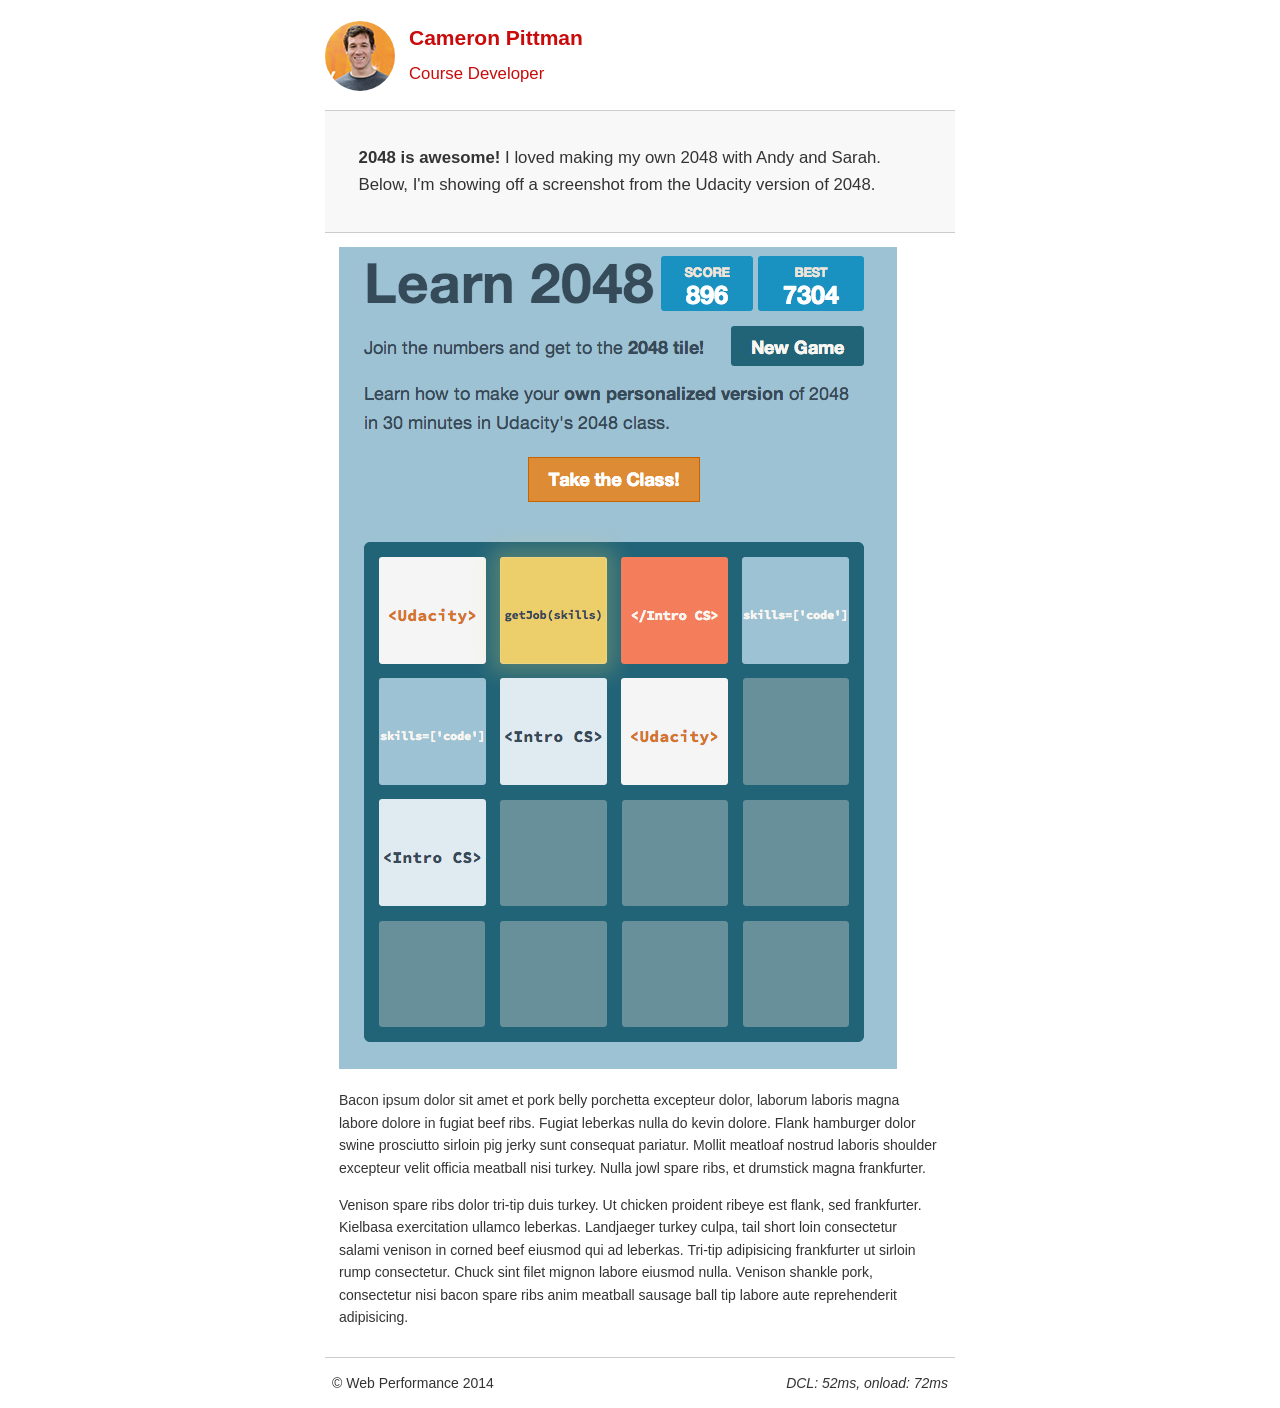
<file: project-2048.html>
<!DOCTYPE html>
<html lang="en">
  <head>
    <meta charset="utf-8">
    <meta name="viewport" content="width=device-width, initial-scale=1">
    <meta name="description" content=" FILL ME IN ">
    <meta name="author" content=" FILL ME IN ">
    <title>Cameron Pittman: Portfolio</title>

    <!-- Hmm, what is the impact of web fonts on speed? Measure it... -->
    <!-- <link href="//fonts.googleapis.com/css?family=Open+Sans:400,700" rel="stylesheet"> -->

    <link href="css/style.css" rel="stylesheet">
    <link href="css/print.css" rel="stylesheet">

    <script>
      (function(w,g){w['GoogleAnalyticsObject']=g;
      w[g]=w[g]||function(){(w[g].q=w[g].q||[]).push(arguments)};w[g].l=1*new Date();})(window,'ga');

      // Optional TODO: replace with your Google Analytics profile ID.
      ga('create', 'UA-XXXX-Y');
      ga('send', 'pageview');
    </script>
    <script src="//www.google-analytics.com/analytics.js"></script>
    <script src="js/perfmatters.js"></script>
  </head>

  <body>
    <header>
      <a href="/"><img src="img/profilepic.jpg"></a>
      <p>Cameron Pittman<br><span>Course Developer</span></p>
    </header>

    <div class="container">
      <div class="hero">
        <strong>2048 is awesome!</strong> I loved making my own 2048 with Andy and Sarah. Below, I'm showing off a screenshot from the Udacity version of 2048.
      </div>

      <div class="content">

        <img class="img-responsive" src="img/2048.png">

        <p>Bacon ipsum dolor sit amet et pork belly porchetta excepteur dolor, laborum laboris magna labore dolore in fugiat beef ribs. Fugiat leberkas nulla do kevin dolore. Flank hamburger dolor swine prosciutto sirloin pig jerky sunt consequat pariatur. Mollit meatloaf nostrud laboris shoulder excepteur velit officia meatball nisi turkey. Nulla jowl spare ribs, et drumstick magna frankfurter.</p>

        <p>Venison spare ribs dolor tri-tip duis turkey. Ut chicken proident ribeye est flank, sed frankfurter. Kielbasa exercitation ullamco leberkas. Landjaeger turkey culpa, tail short loin consectetur salami venison in corned beef eiusmod qui ad leberkas. Tri-tip adipisicing frankfurter ut sirloin rump consectetur. Chuck sint filet mignon labore eiusmod nulla. Venison shankle pork, consectetur nisi bacon spare ribs anim meatball sausage ball tip labore aute reprehenderit adipisicing.</p>

    </div>

    <footer>
      <p>&copy; Web Performance 2014 <span id="crp-stats"></span></p>
    </footer>
  </body>
</html>
</file>
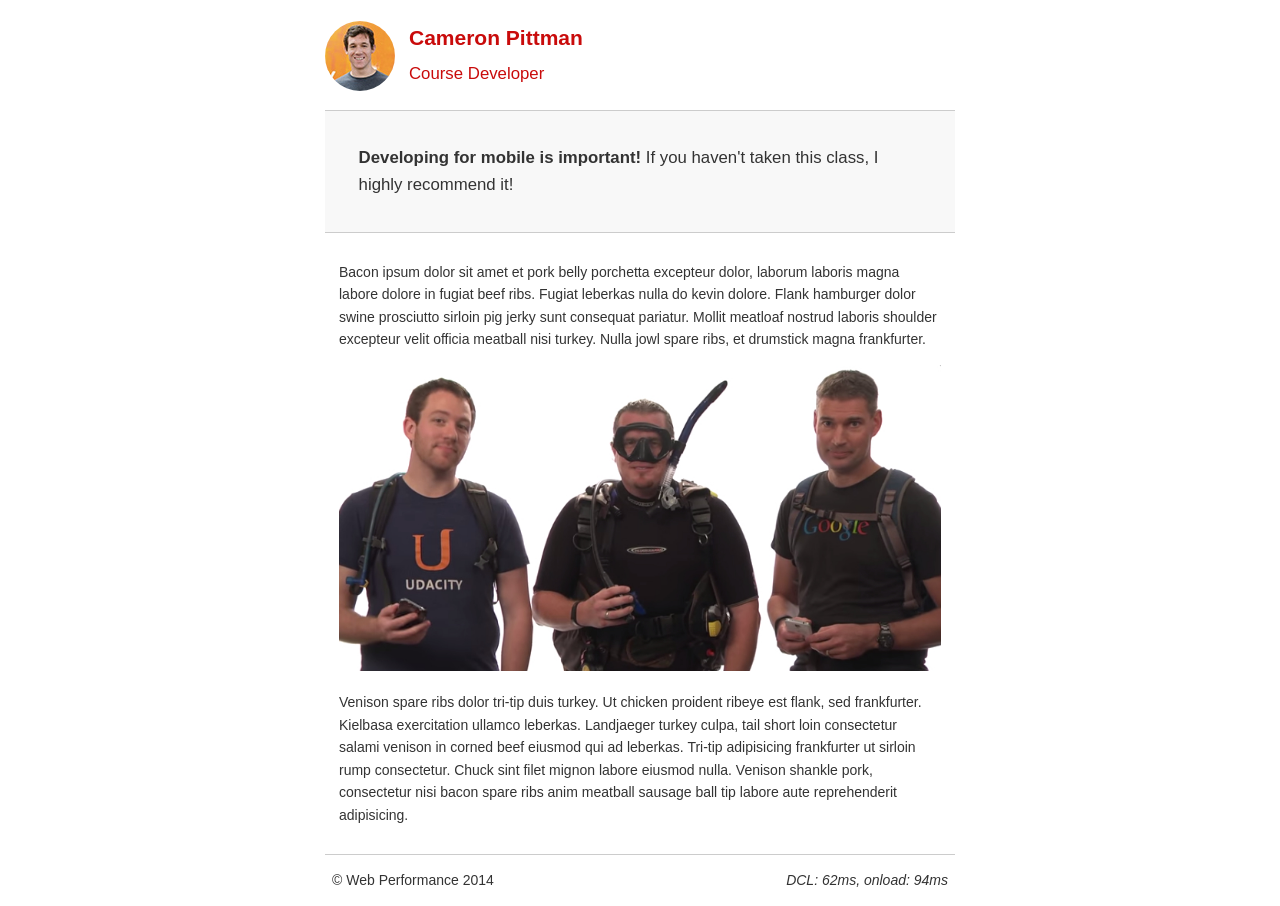
<file: project-mobile.html>
<!DOCTYPE html>
<html lang="en">
  <head>
    <meta charset="utf-8">
    <meta name="viewport" content="width=device-width, initial-scale=1">
    <meta name="description" content=" FILL ME IN ">
    <meta name="author" content=" FILL ME IN ">
    <title>Cameron Pitman: Portfolio</title>

    <!-- Hmm, what is the impact of web fonts on speed? Measure it... -->
    <!-- <link href="//fonts.googleapis.com/css?family=Open+Sans:400,700" rel="stylesheet"> -->

    <link href="css/style.css" rel="stylesheet">
    <link href="css/print.css" rel="stylesheet">

    <script>
      (function(w,g){w['GoogleAnalyticsObject']=g;
      w[g]=w[g]||function(){(w[g].q=w[g].q||[]).push(arguments)};w[g].l=1*new Date();})(window,'ga');

      // Optional TODO: replace with your Google Analytics profile ID.
      ga('create', 'UA-XXXX-Y');
      ga('send', 'pageview');
    </script>
    <script src="http://www.google-analytics.com/analytics.js"></script>
    <script async src="js/perfmatters.js"></script>
  </head>

  <body>
    <header>
      <a href="/"><img src="img/profilepic.jpg"></a>
      <p>Cameron Pittman<br><span>Course Developer</span></p>
    </header>

    <div class="container">
      <div class="hero">
        <strong>Developing for mobile is important!</strong> If you haven't taken this class, I highly recommend it!
      </div>

      <div class="content">

        <p>Bacon ipsum dolor sit amet et pork belly porchetta excepteur dolor, laborum laboris magna labore dolore in fugiat beef ribs. Fugiat leberkas nulla do kevin dolore. Flank hamburger dolor swine prosciutto sirloin pig jerky sunt consequat pariatur. Mollit meatloaf nostrud laboris shoulder excepteur velit officia meatball nisi turkey. Nulla jowl spare ribs, et drumstick magna frankfurter.</p>

        <img src="img/mobilewebdev.jpg">

        <p>Venison spare ribs dolor tri-tip duis turkey. Ut chicken proident ribeye est flank, sed frankfurter. Kielbasa exercitation ullamco leberkas. Landjaeger turkey culpa, tail short loin consectetur salami venison in corned beef eiusmod qui ad leberkas. Tri-tip adipisicing frankfurter ut sirloin rump consectetur. Chuck sint filet mignon labore eiusmod nulla. Venison shankle pork, consectetur nisi bacon spare ribs anim meatball sausage ball tip labore aute reprehenderit adipisicing.</p>

    </div>

    <footer>
      <p>&copy; Web Performance 2014 <span id="crp-stats"></span></p>
    </footer>
  </body>
</html>
</file>
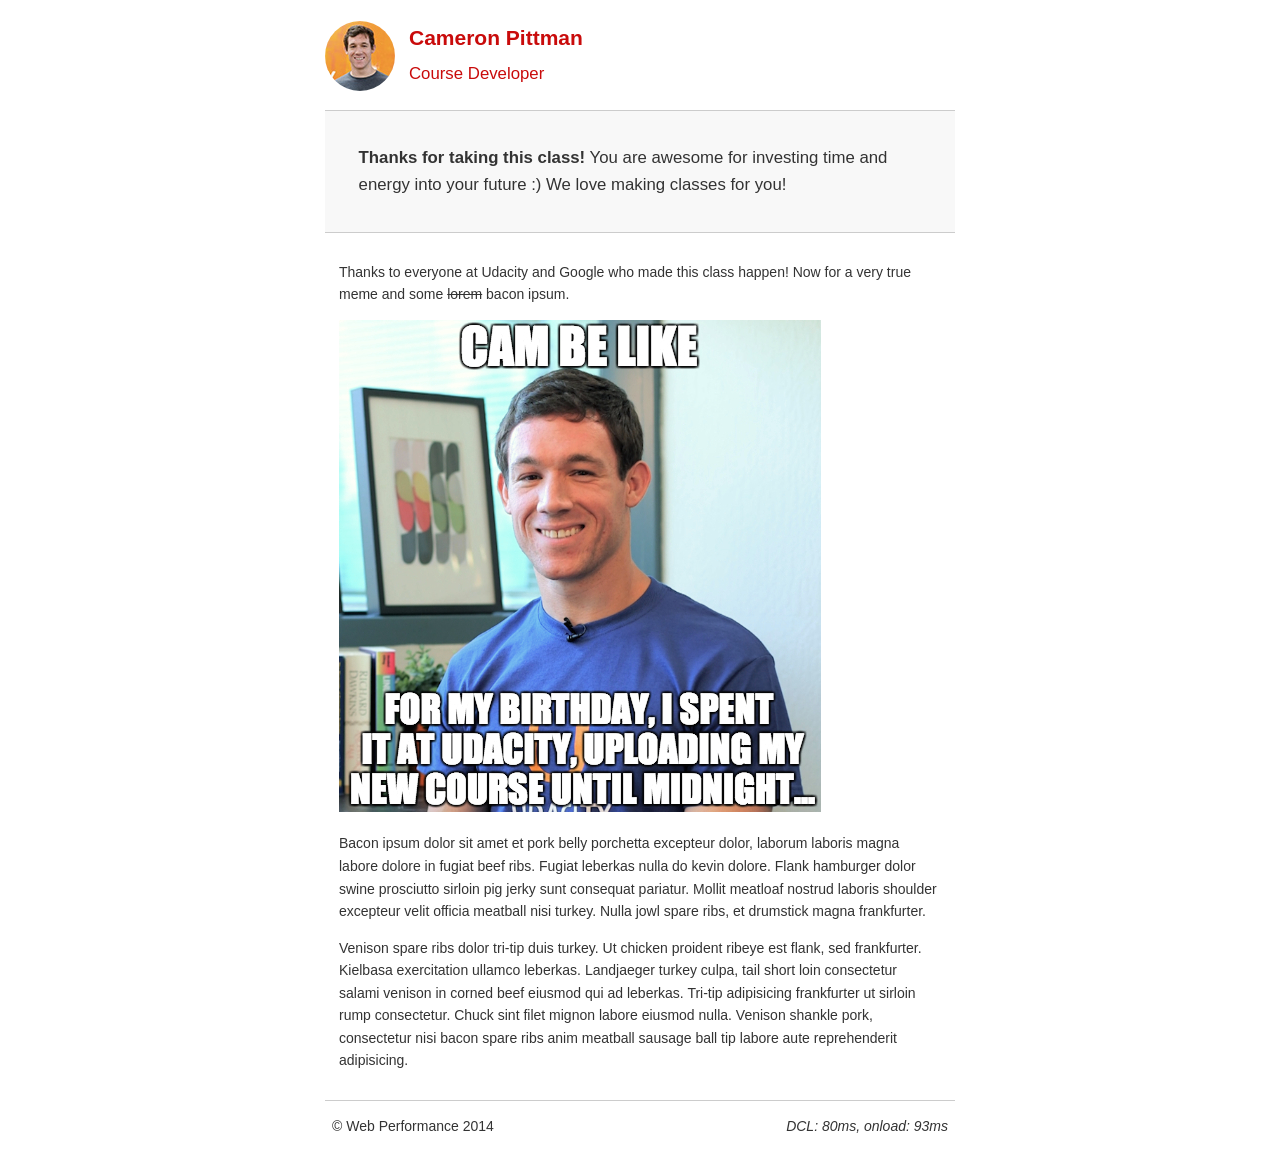
<file: project-webperf.html>
<!DOCTYPE html>
<html lang="en">
  <head>
    <meta charset="utf-8">
    <meta name="viewport" content="width=device-width, initial-scale=1">
    <meta name="description" content=" FILL ME IN ">
    <meta name="author" content=" FILL ME IN ">
    <title>Cameron Pittman: Portfolio</title>

    <!-- Hmm, what is the impact of web fonts on speed? Measure it... -->
    <!-- <link href="//fonts.googleapis.com/css?family=Open+Sans:400,700" rel="stylesheet"> -->

    <link href="css/style.css" rel="stylesheet">
    <link href="css/print.css" rel="stylesheet">

    <script>
      (function(w,g){w['GoogleAnalyticsObject']=g;
      w[g]=w[g]||function(){(w[g].q=w[g].q||[]).push(arguments)};w[g].l=1*new Date();})(window,'ga');

      // Optional TODO: replace with your Google Analytics profile ID.
      ga('create', 'UA-XXXX-Y');
      ga('send', 'pageview');
    </script>
    <script src="http://www.google-analytics.com/analytics.js"></script>
    <script async src="js/perfmatters.js"></script>
  </head>

  <body>
    <header>
      <a href="/"><img src="img/profilepic.jpg"></a>
      <p>Cameron Pittman<br><span>Course Developer</span></p>
    </header>

    <div class="container">
      <div class="hero">
        <strong>Thanks for taking this class!</strong> You are awesome for investing time and energy into your future :) We love making classes for you!
      </div>

      <div class="content">

        <p>Thanks to everyone at Udacity and Google who made this class happen! Now for a very true meme and some <strike>lorem</strike> bacon ipsum.</p>

        <img src="img/cam_be_like.jpg">

        <p>Bacon ipsum dolor sit amet et pork belly porchetta excepteur dolor, laborum laboris magna labore dolore in fugiat beef ribs. Fugiat leberkas nulla do kevin dolore. Flank hamburger dolor swine prosciutto sirloin pig jerky sunt consequat pariatur. Mollit meatloaf nostrud laboris shoulder excepteur velit officia meatball nisi turkey. Nulla jowl spare ribs, et drumstick magna frankfurter.</p>

        <p>Venison spare ribs dolor tri-tip duis turkey. Ut chicken proident ribeye est flank, sed frankfurter. Kielbasa exercitation ullamco leberkas. Landjaeger turkey culpa, tail short loin consectetur salami venison in corned beef eiusmod qui ad leberkas. Tri-tip adipisicing frankfurter ut sirloin rump consectetur. Chuck sint filet mignon labore eiusmod nulla. Venison shankle pork, consectetur nisi bacon spare ribs anim meatball sausage ball tip labore aute reprehenderit adipisicing.</p>

    </div>

    <footer>
      <p>&copy; Web Performance 2014 <span id="crp-stats"></span></p>
    </footer>
  </body>
</html>
</file>
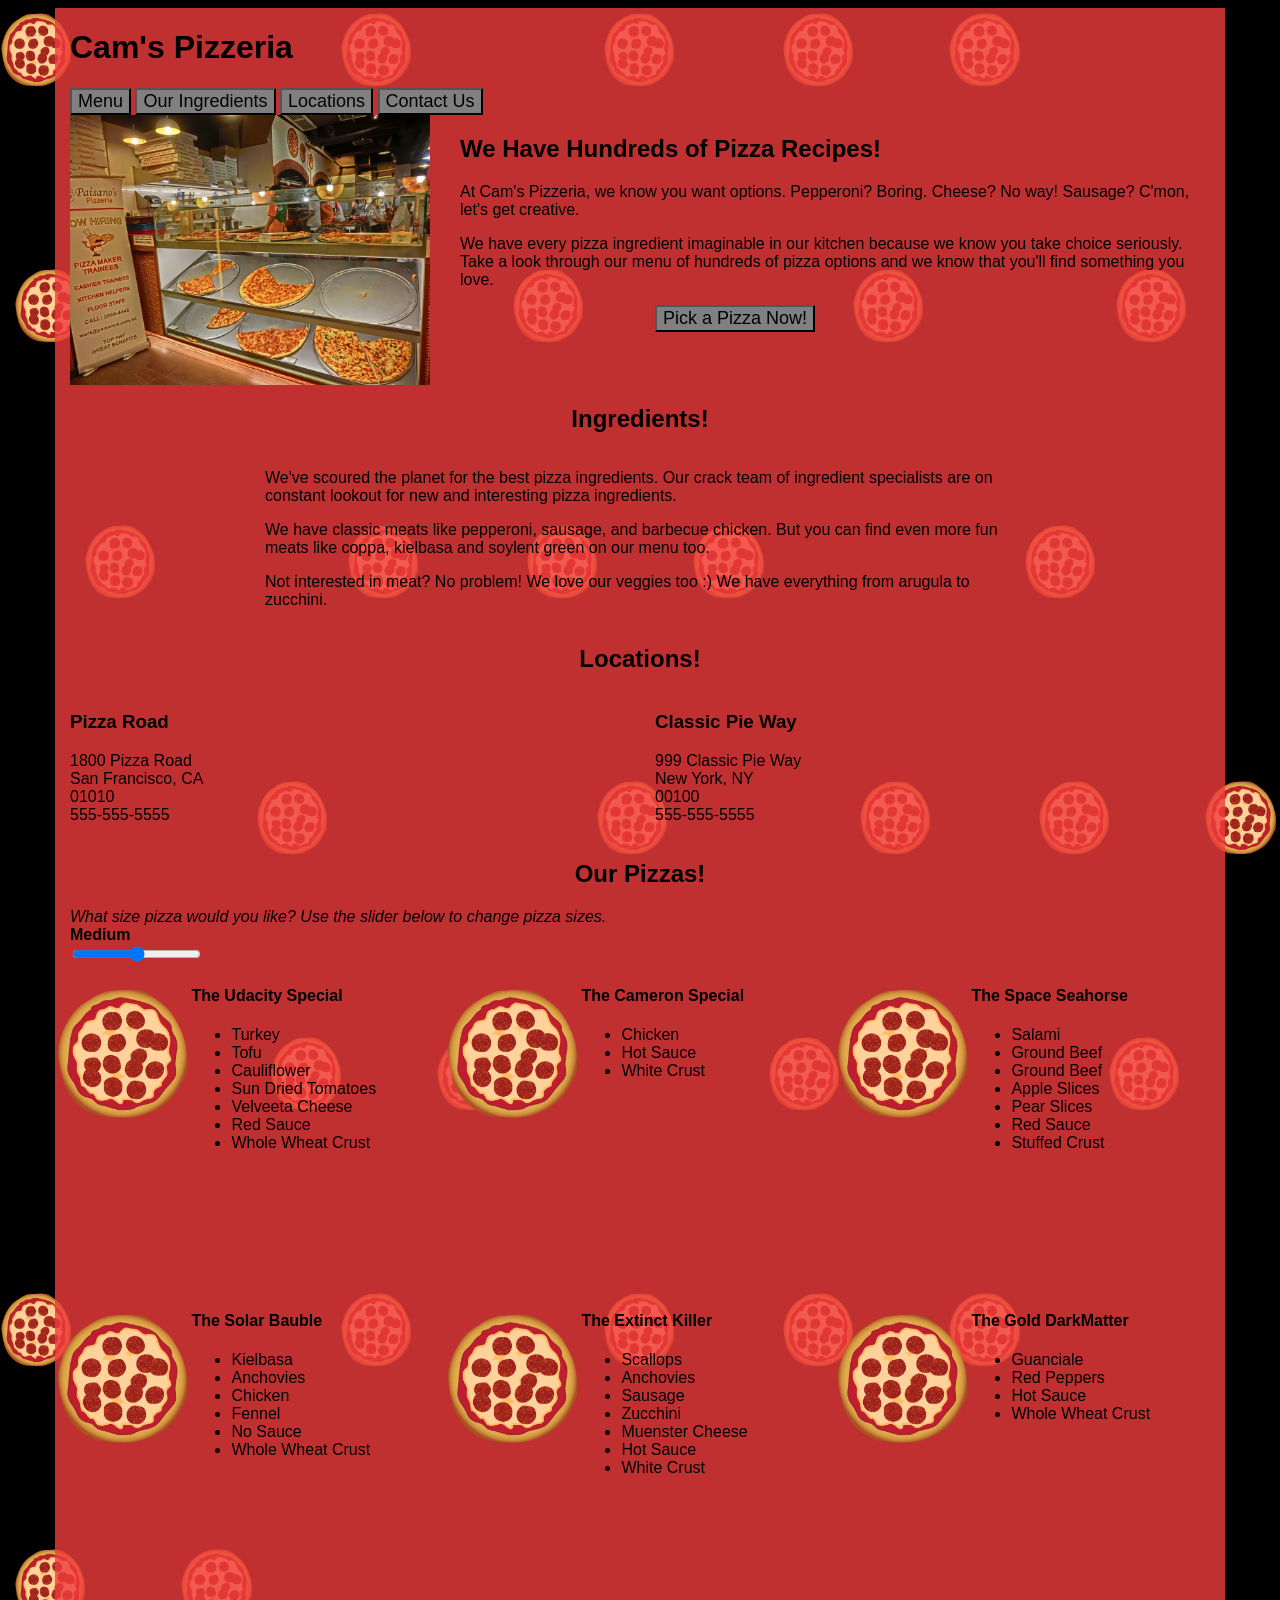
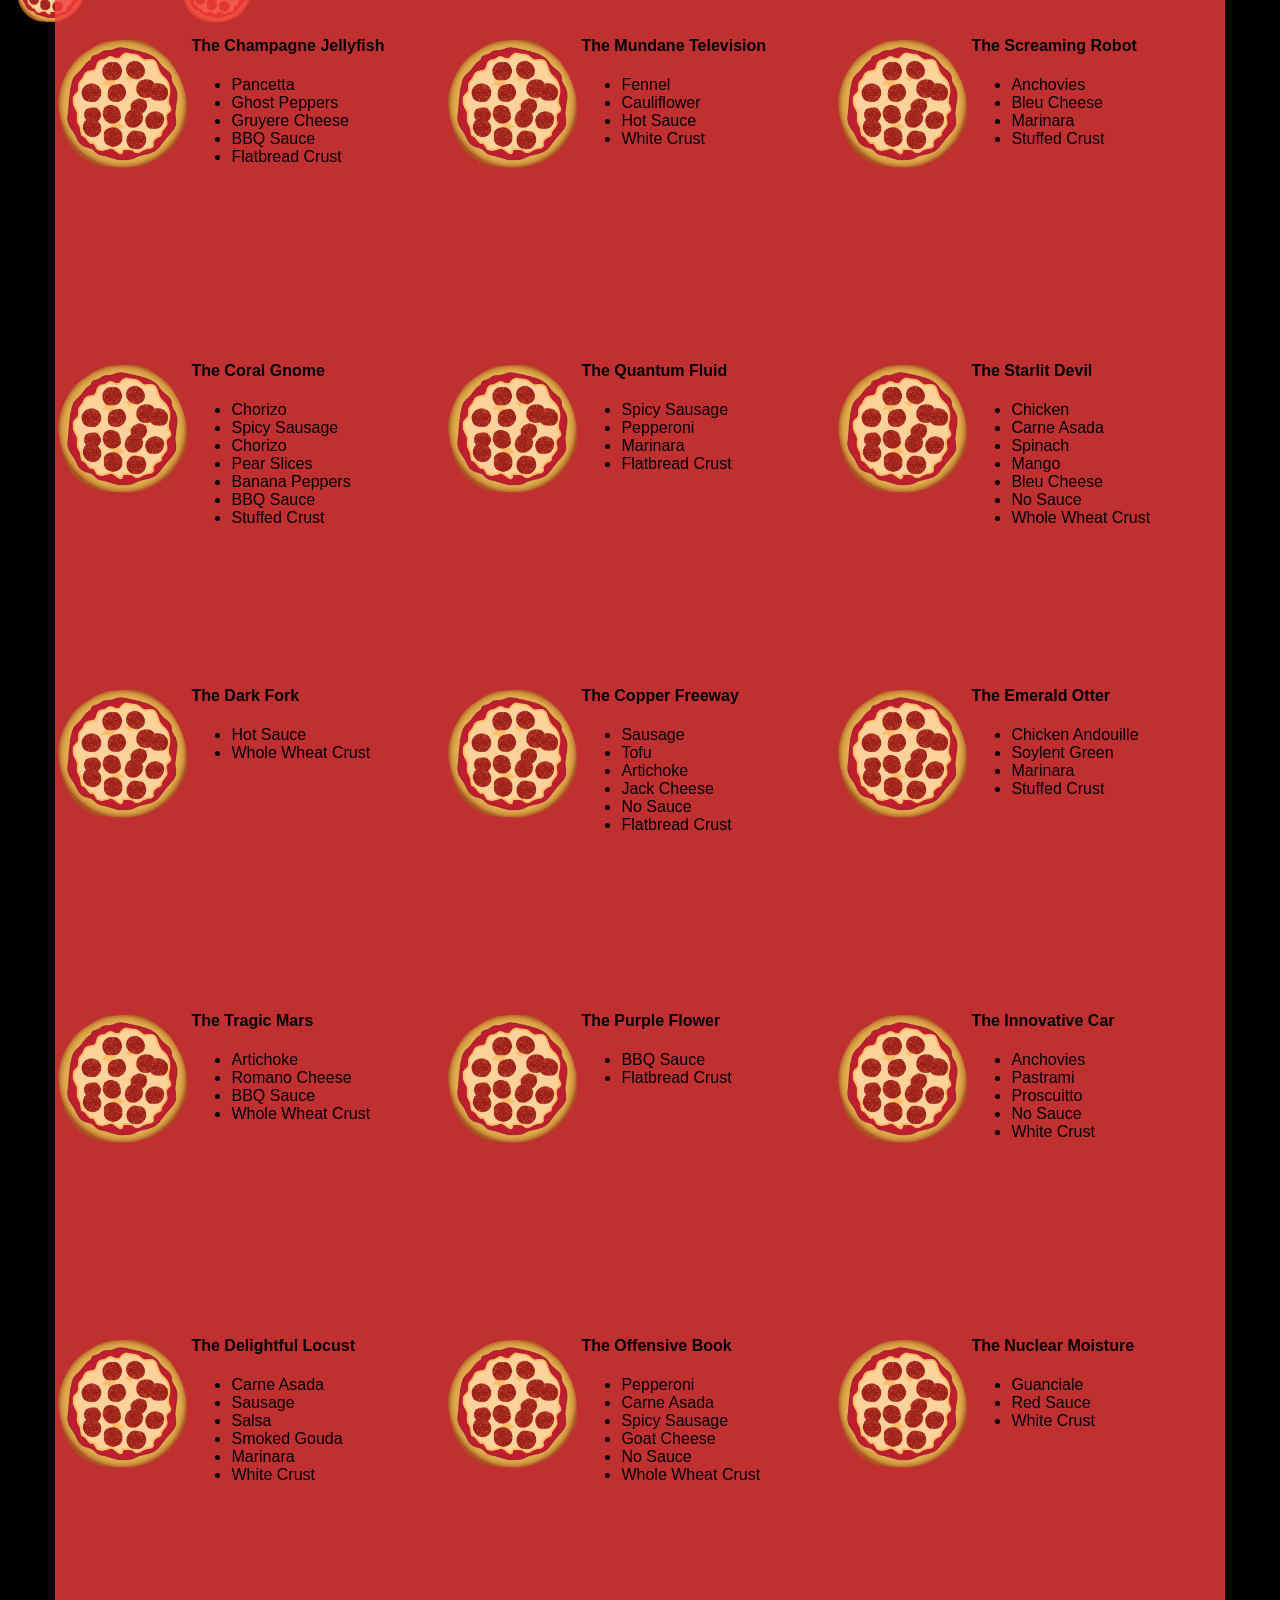
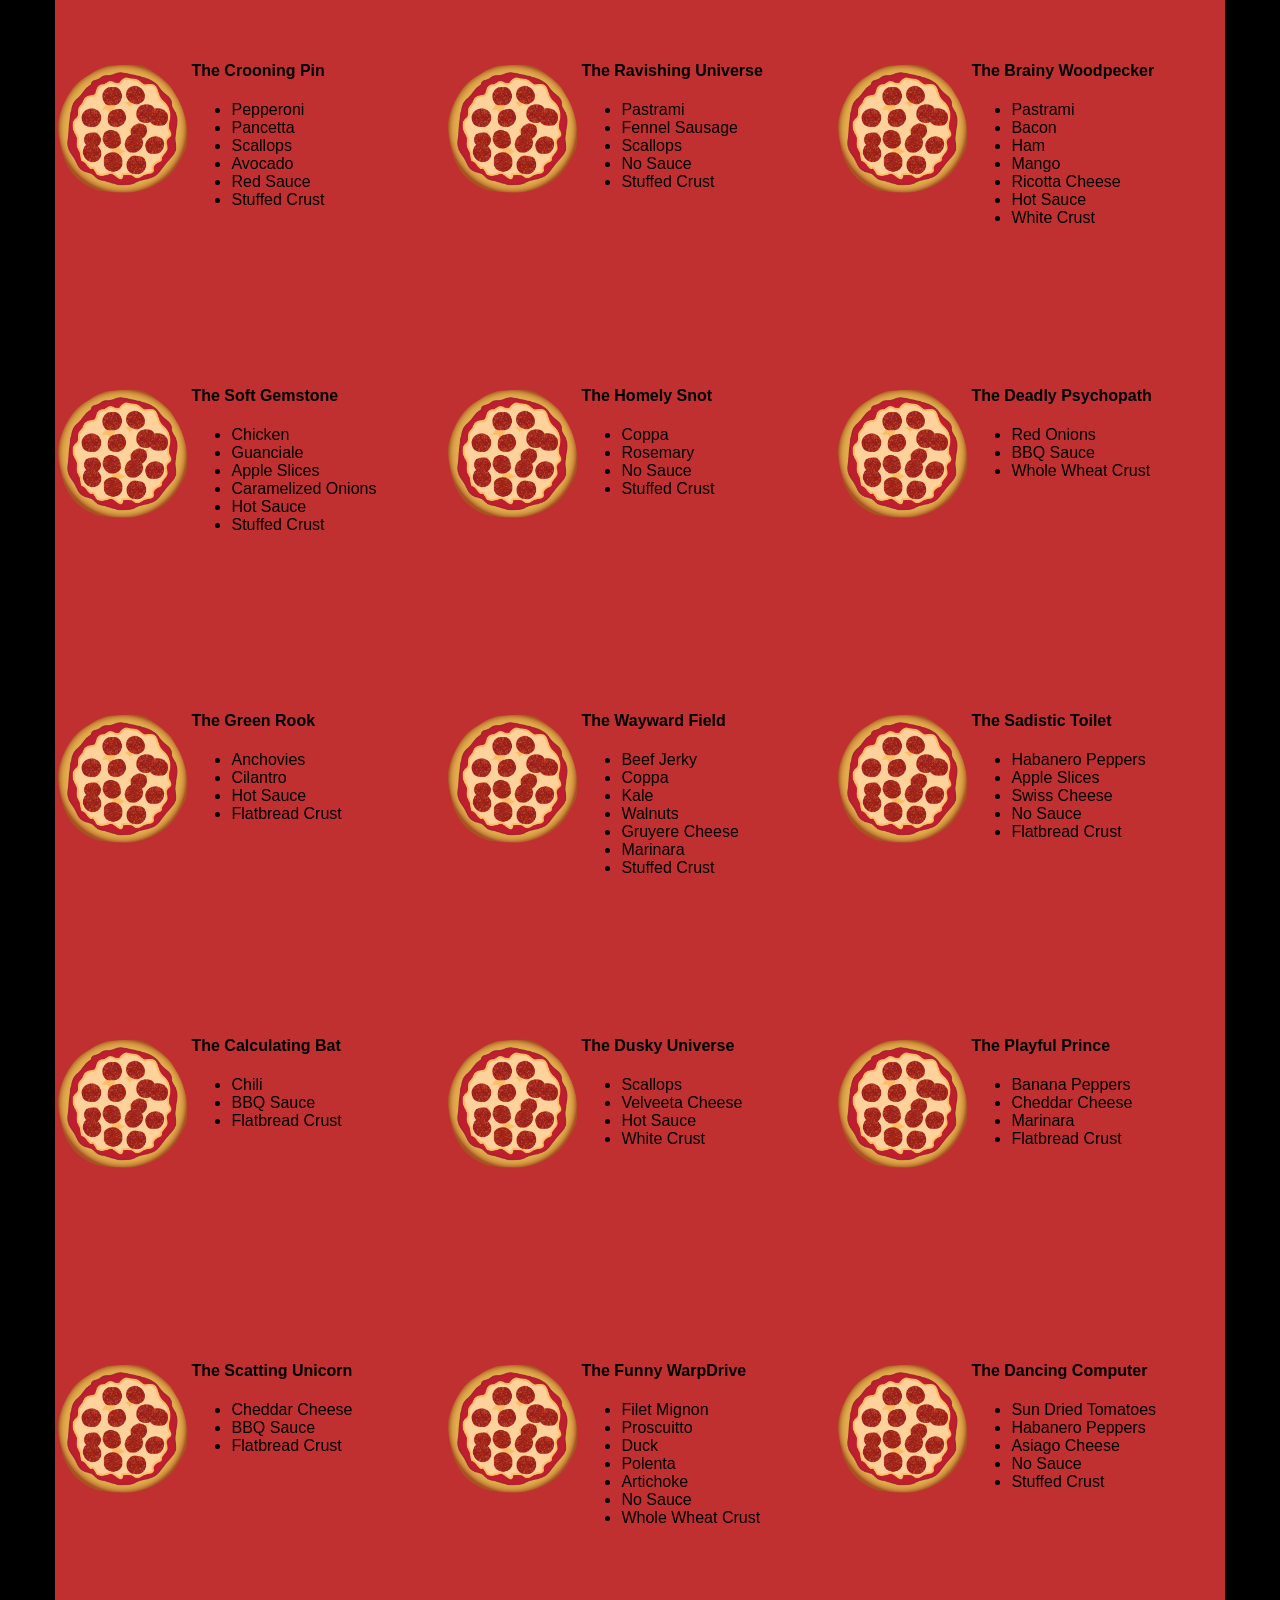
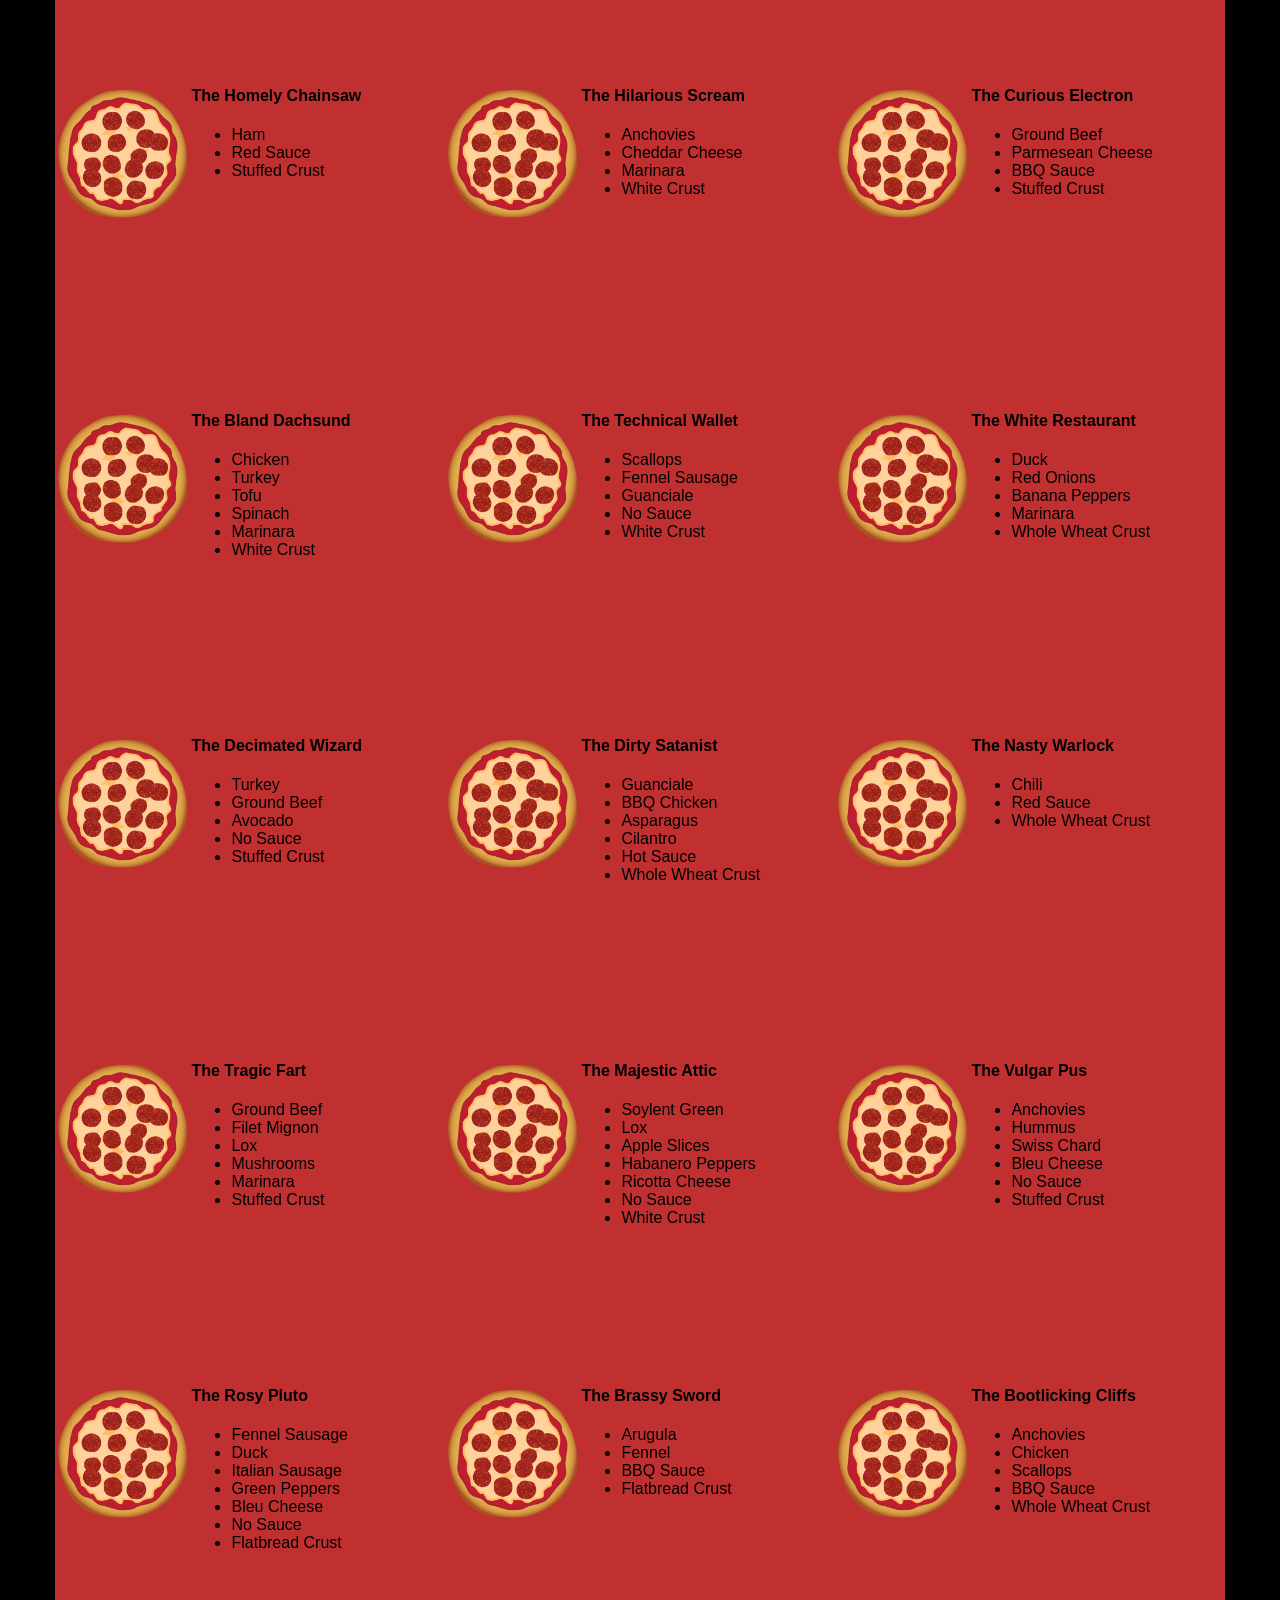
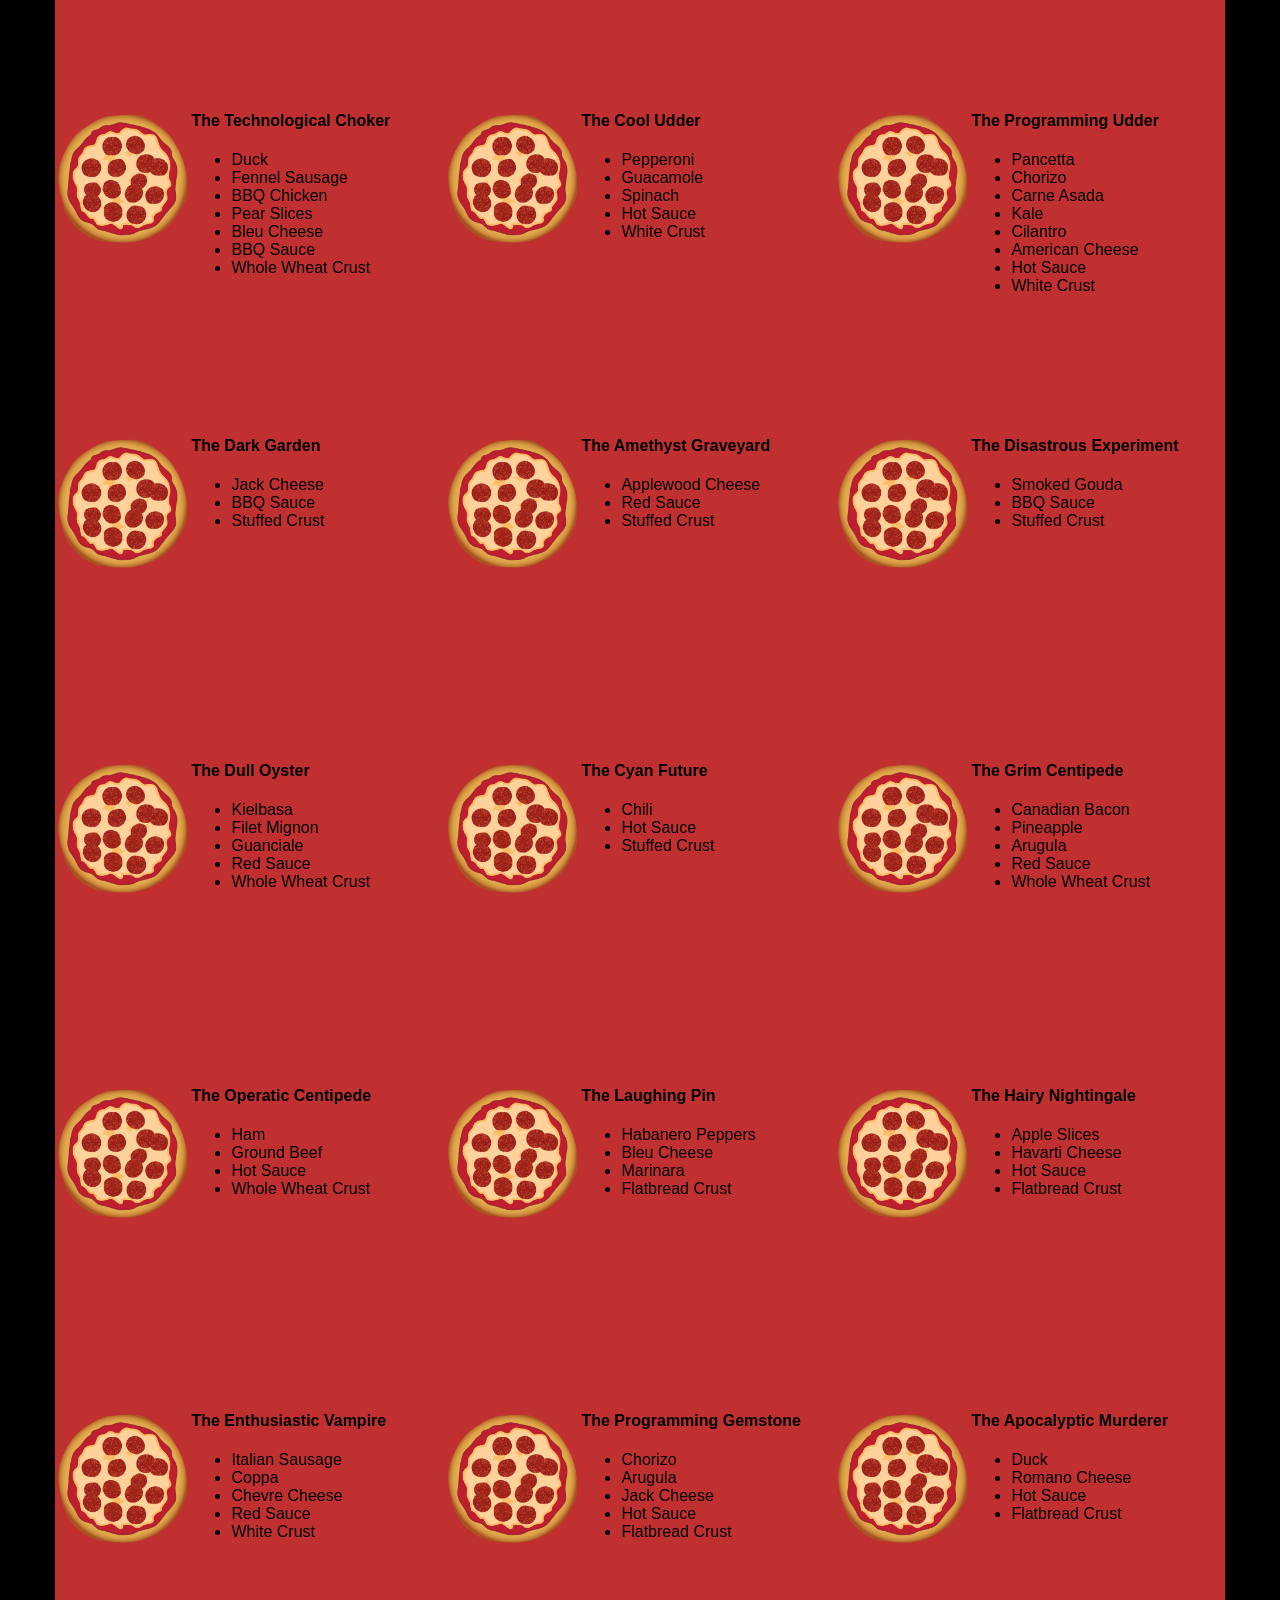
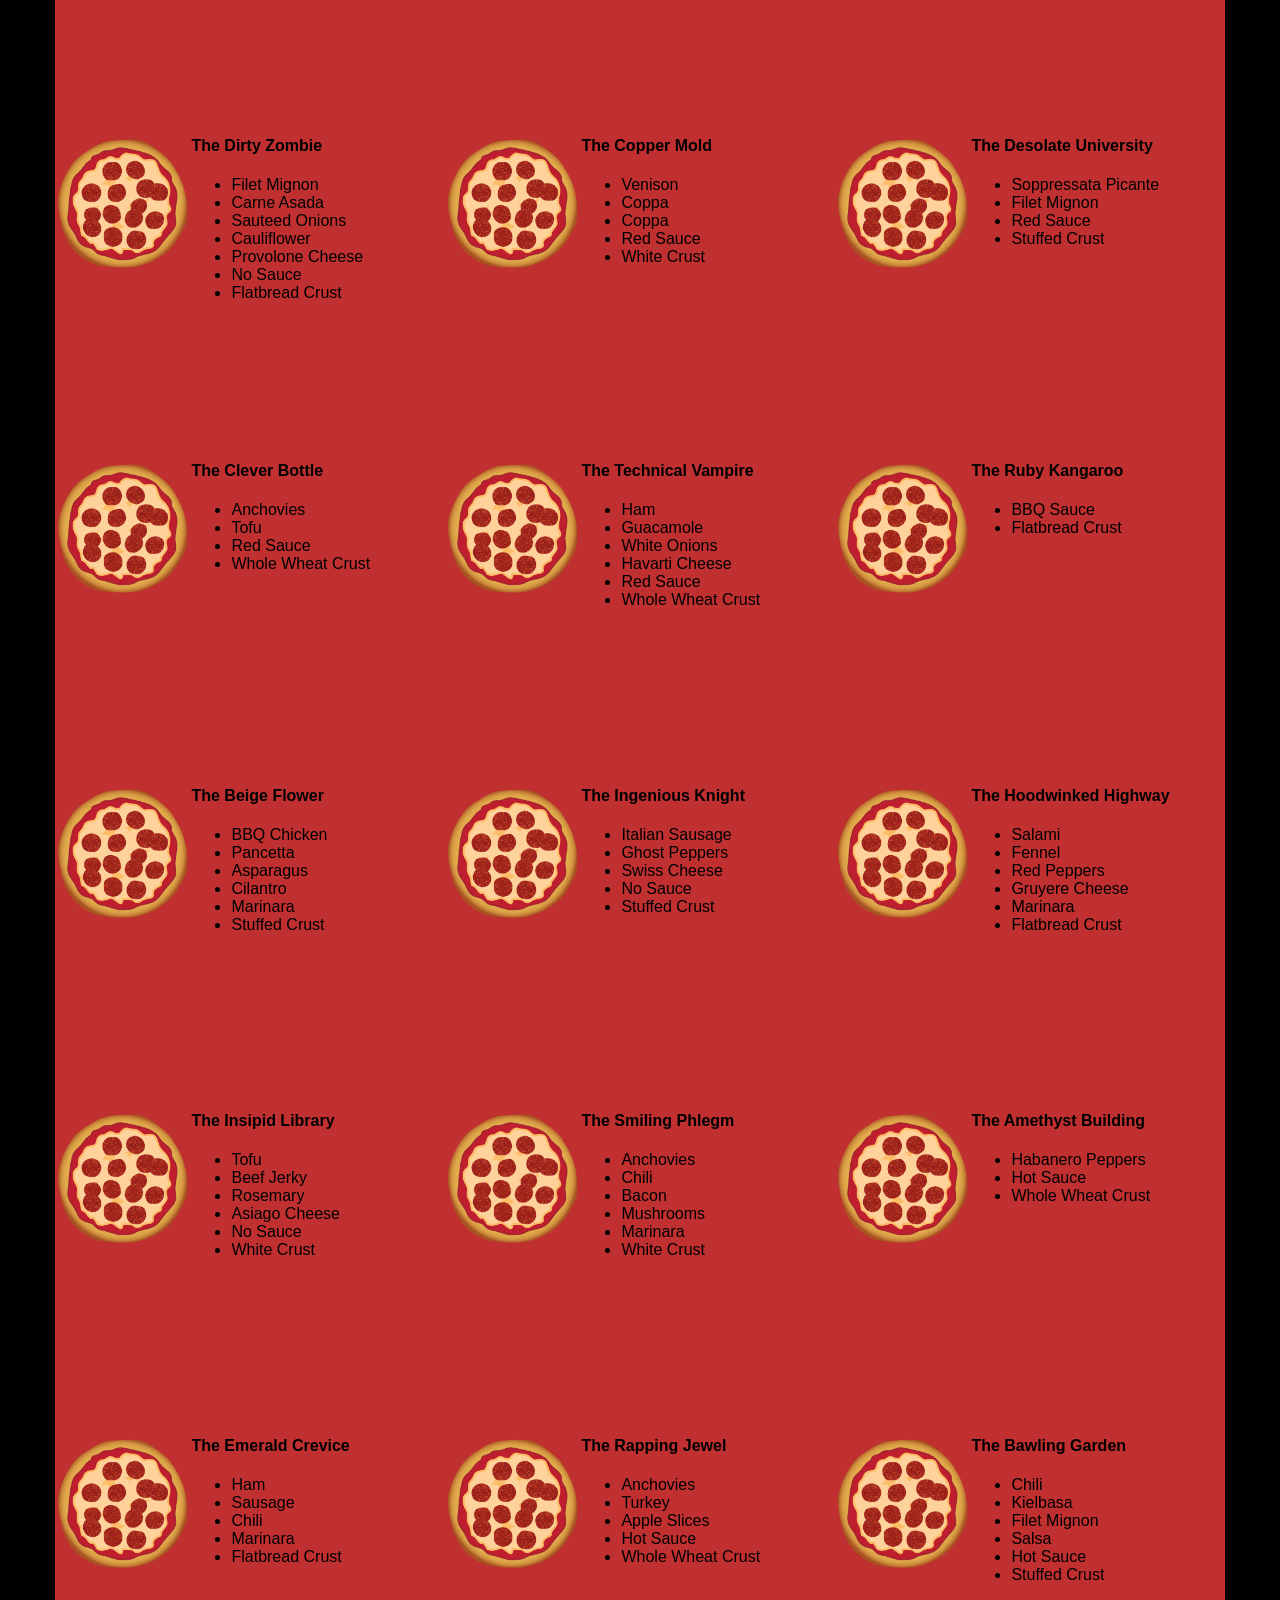
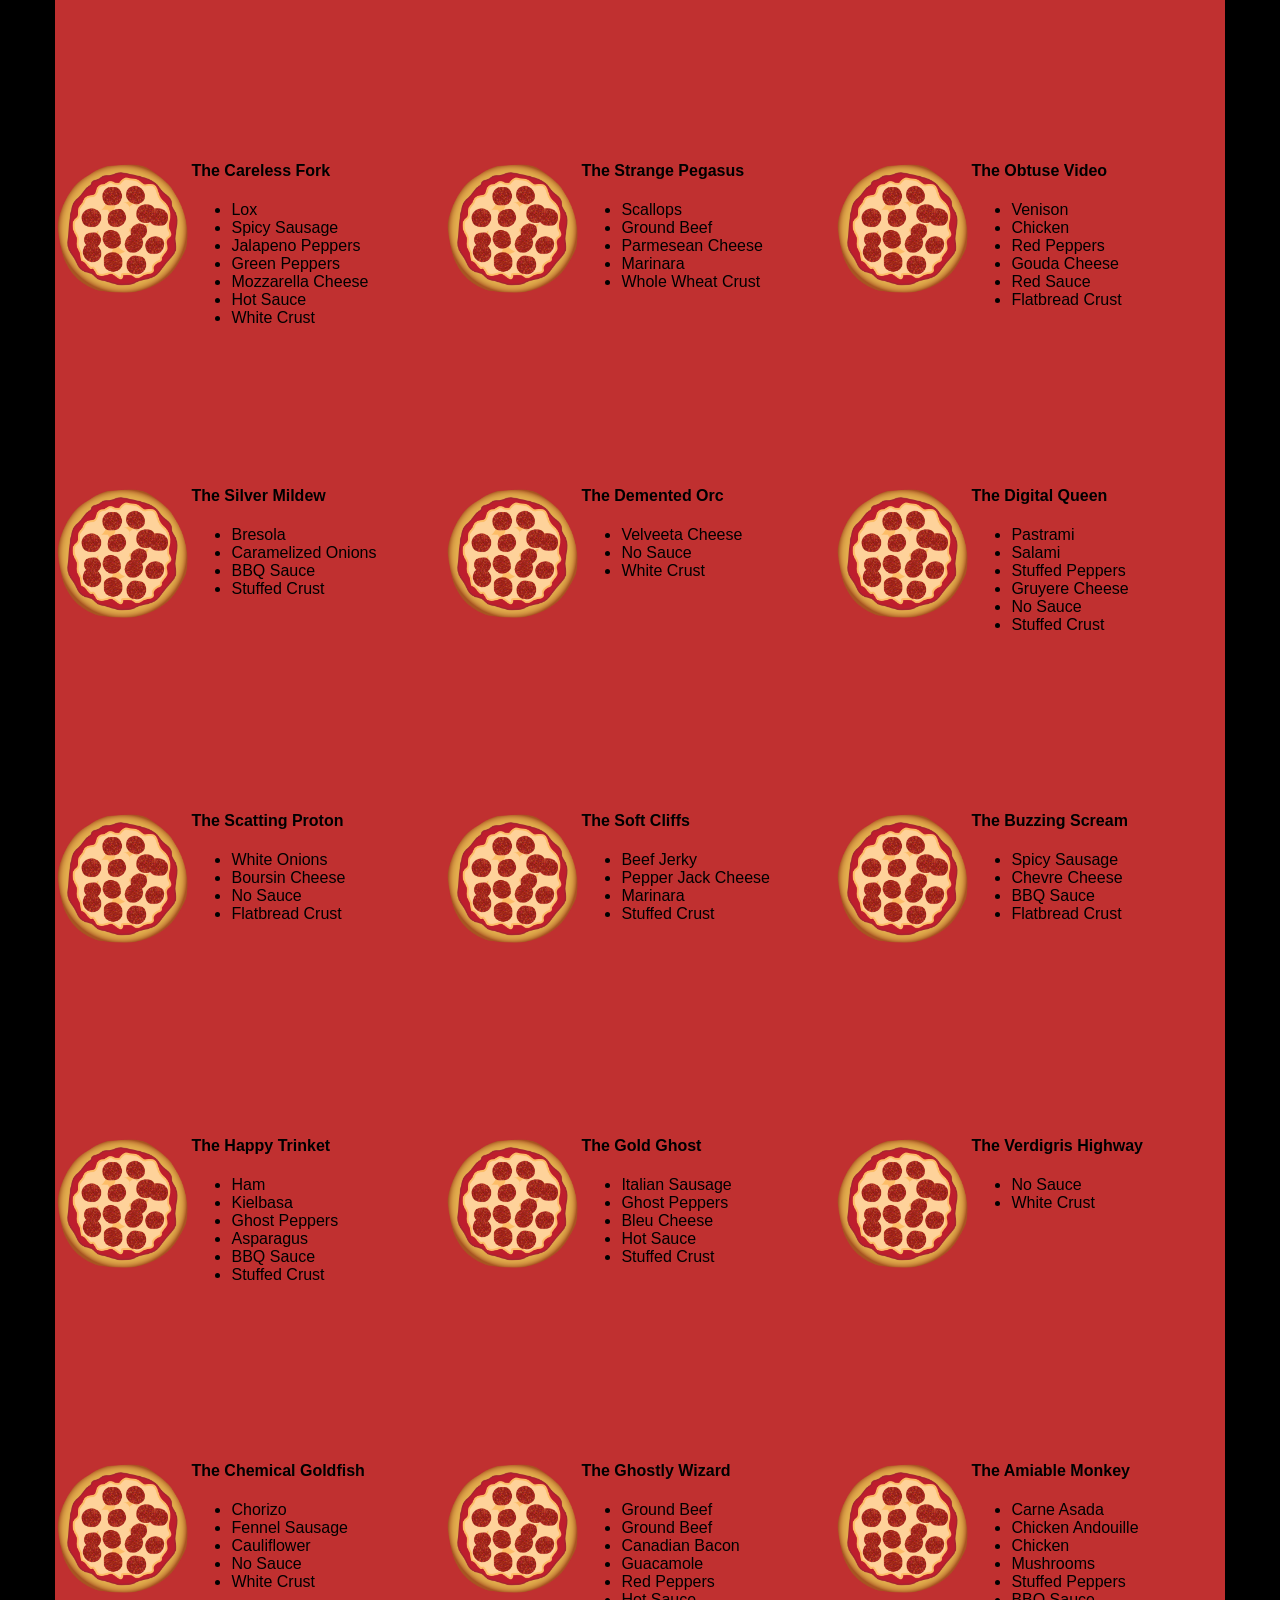
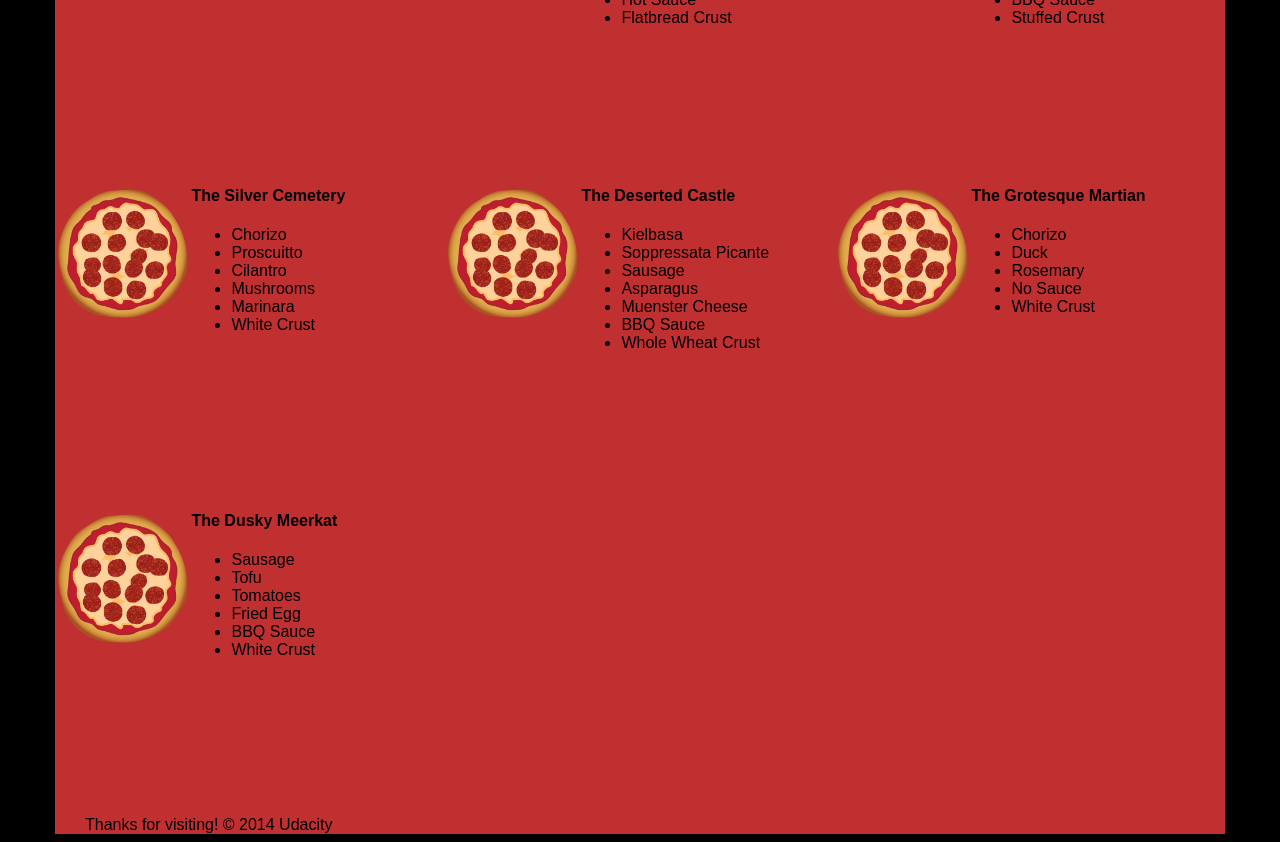
<file: views/pizza.html>
<!DOCTYPE HTML>
<html>
<head>
  <style> *{-webkit-box-sizing:border-box;-moz-box-sizing:border-box;-box-sizing:border-box}body{font-family:"Trebuchet MS",Helvetica,sans-serif;background:#000}input{background:grey;font-size:18px}form{display:inline-block}.centered{text-align:center}#pizzaSize{font-weight:800}.mover{position:fixed;width:256px;z-index:-1}.randomPizzaContainer{float:left;display:flex}.randomPizzaContainer:after{content:"";display:table;clear:both}.container{background-color:rgba(240,60,60,.8)} </style>
  <!--link rel="stylesheet" href="css/style.css"-->
  <link rel="stylesheet" href="css/bootstrap-grid_opt.css">
</head>

<body>
  <div class="container">
    <div id="header" class="row">
      <div class="col-md-6">
        <div class="row">
          <div class="col-md-12">
            <h1>Cam's Pizzeria</h1>
            <div class="row">
              <div id="menu" class="col-md-12">
                <form action="#randomPizzas">
                  <input type="submit" value="Menu">
                </form>
                <form action="#ingredients">
                  <input type="submit" value="Our Ingredients">
                </form>
                <form action="#locations">
                  <input type="submit" value="Locations">
                </form>
                <form action="#" onsubmit="alert('Thanks for clicking! This button doesn\'t do anything because this is a fake pizzeria :\)')">
                  <input type="submit" value="Contact Us">
                </form>
              </div>
            </div>
          </div>
        </div>
      </div>
      <div id="movingPizzas1" class="col-md-6">
      </div>
    </div>
    <div id="callToAction" class="row">
      <div class="col-md-4">
        <img src="images/pizzeria.jpg" class="img-responsive"> <!-- Image credit to: http://commons.wikimedia.org/wiki/File:HK_TST_night_%E5%98%89%E8%98%AD%E9%81%93_Granville_Road_restaurant_Paisano's_Pizzeria_pizza_Dec-2013.JPG -->
      </div>
      <div class="col-md-8">
        <div class="row">
          <div class="col-md-12">
            <h2>We Have Hundreds of Pizza Recipes!</h2>
            <p>At Cam's Pizzeria, we know you want options. Pepperoni? Boring. Cheese? No way! Sausage? C'mon, let's get creative.</p>

            <p>We have every pizza ingredient imaginable in our kitchen because we know you take choice seriously. Take a look through our menu of hundreds of pizza options and we know that you'll find something you love.</p>
          </div>
        </div>
        <div class="row">
          <div class="col-md-6 col-md-push-3">
            <form action="#randomPizzas">
              <input type="submit" value="Pick a Pizza Now!">
            </form>
          </div>
        </div>
      </div>
    </div>
    <div id="ingredients" class="row">
      <div class="col-md-8 col-md-push-2">
        <div class="row">
          <div class="col-md-12 centered">
            <h2>Ingredients!</h2>
          </div>
        </div>
        <div class="row">
          <div class="col-md-12">
            <p>We've scoured the planet for the best pizza ingredients. Our crack team of ingredient specialists are on constant lookout for new and interesting pizza ingredients.</p>

            <p>We have classic meats like pepperoni, sausage, and barbecue chicken. But you can find even more fun meats like coppa, kielbasa and soylent green on our menu too.</p>

            <p>Not interested in meat? No problem! We love our veggies too :) We have everything from arugula to zucchini.</p>
          </div>
        </div>
      </div>
    </div>
    <div id="locations" class="row">
      <div class="col-md-12">
        <h2 style="text-align: center">Locations!</h2>
        <div class="row">
          <div class="col-md-6">
            <h3>Pizza Road</h3>
            <p>1800 Pizza Road<br>San Francisco, CA<br>01010<br>555-555-5555</p>
          </div>
          <div class="col-md-6">
            <h3>Classic Pie Way</h3>
            <p>999 Classic Pie Way<br>New York, NY<br>00100<br>555-555-5555</p>
          </div>
        </div>
      </div>
    </div>
    <div id="pizzaGenerator" class="row">
      <div class="col-md-12">
        <h2 style="text-align: center">Our Pizzas!</h2>
        <div class="row">
          <div class="col-md-12">
            <em>What size pizza would you like? Use the slider below to change pizza sizes.</em>
          </div>
          <div id="pizzaSize" class="col-md-6">Medium</div>
          <div class="col-md-12">
            <input id="sizeSlider" type="range" min="1" max="3" value="2" step="1" onchange="resizePizzas(this.value)"></input>
          </div>
        </div>
        <div id="randomPizzas" class="row">
          <div id="pizza0" class="randomPizzaContainer" style="width:33.33%; height: 325px;">
            <div style="width:35%">
              <img src="images/pizza.png" class="img-responsive">
            </div>
            <div style="width:65%">
              <h4>The Udacity Special</h4>
              <ul>
                <li>Turkey</li>
                <li>Tofu</li>
                <li>Cauliflower</li>
                <li>Sun Dried Tomatoes</li>
                <li>Velveeta Cheese</li>
                <li>Red Sauce</li>
                <li>Whole Wheat Crust</li>
              </ul>
            </div>
          </div>
          <div id="pizza1" class="randomPizzaContainer" style="width:33.33%; height: 325px;">
            <div style="width:35%">
              <img src="images/pizza.png" class="img-responsive">
            </div>
            <div style="width:65%">
              <h4>The Cameron Special</h4>
              <ul>
                <li>Chicken</li>
                <li>Hot Sauce</li>
                <li>White Crust</li>
              </ul>
            </div>
          </div>
        </div>
      </div>
    </div>
    <div id="footer" class="col-md-12">Thanks for visiting! &copy; 2014 Udacity</div>
  </div>
  <script type="text/javascript" src="js/main.js" ></script>
</body>

</html>
</html>
</file>
<file: css/style.css>
html {
  font-size: 100%;
  overflow-y: scroll;
  -webkit-tap-highlight-color: rgba(0,0,0,0);
  -ms-text-size-adjust: 100%;
  -webkit-text-size-adjust: none;
}
body { margin: 0; font-size: 14px; line-height: 1.61; font-weight: 400; }
body, button, input, select, textarea { font-family: 'Open Sans', sans-serif; color: #333; }

a { color: #12C; }
a:visited { color: #61C; }
a:focus { outline: thin dotted; }
a:hover, a:active { color: #c00; outline: 0; }

b, strong { font-weight: bold; }
pre, code { font-family: monospace, monospace; font-size: 1em; }
ul, ol { margin: 1em 0; padding: 0 0 0 20px; }
img { border: 0; max-width: 100%; }

body { background: #fff; }
header, footer, .container { max-width: 45em; margin: 0 auto; }

header { padding: 0 0.5em; color: #C90B0B; }
header img { border-radius: 40px; float: left; }
header p { font-size:1.5em; font-weight: bold; padding-left: 4em;}
header p span { font-size: 0.8em; font-weight: normal;}

.hero { padding: 2em; background-color: #f8f8f8; font-size:1.2em;
  border-bottom: 1px solid #ccc;
  border-top: 1px solid #ccc;
}

.content { padding: 1em 1em; }
.content li { list-style-type: none; font-size: 1.1em;}
li img { float:left; padding-right: 1em; }
li p { font-size: 0.9em; font-style: italic; }

footer {
  padding: 0 0.5em;
  border-top: 1px solid #ccc;
}
footer span { float: right; font-style: italic; }

/* Smartphones (portrait) */
@media only screen and (max-width: 480px) {
  body { font-size: 12px;}
  header p { padding-left: 4.5em;}
}
</file>
<file: css/print.css>
@media print {
  * { background: transparent !important; color: black !important; text-shadow: none !important; filter:none !important; -ms-filter: none !important; }
  a, a:visited { color: #444 !important; text-decoration: underline; }
  a[href]:after { content: " (" attr(href) ")"; }
  tr, img { page-break-inside: avoid; }
  img { max-width: 100% !important; }
  @page { margin: 0.5cm; }
  p, h2, h3 { orphans: 3; widows: 3; }
  h2, h3{ page-break-after: avoid; }
}
</file>
